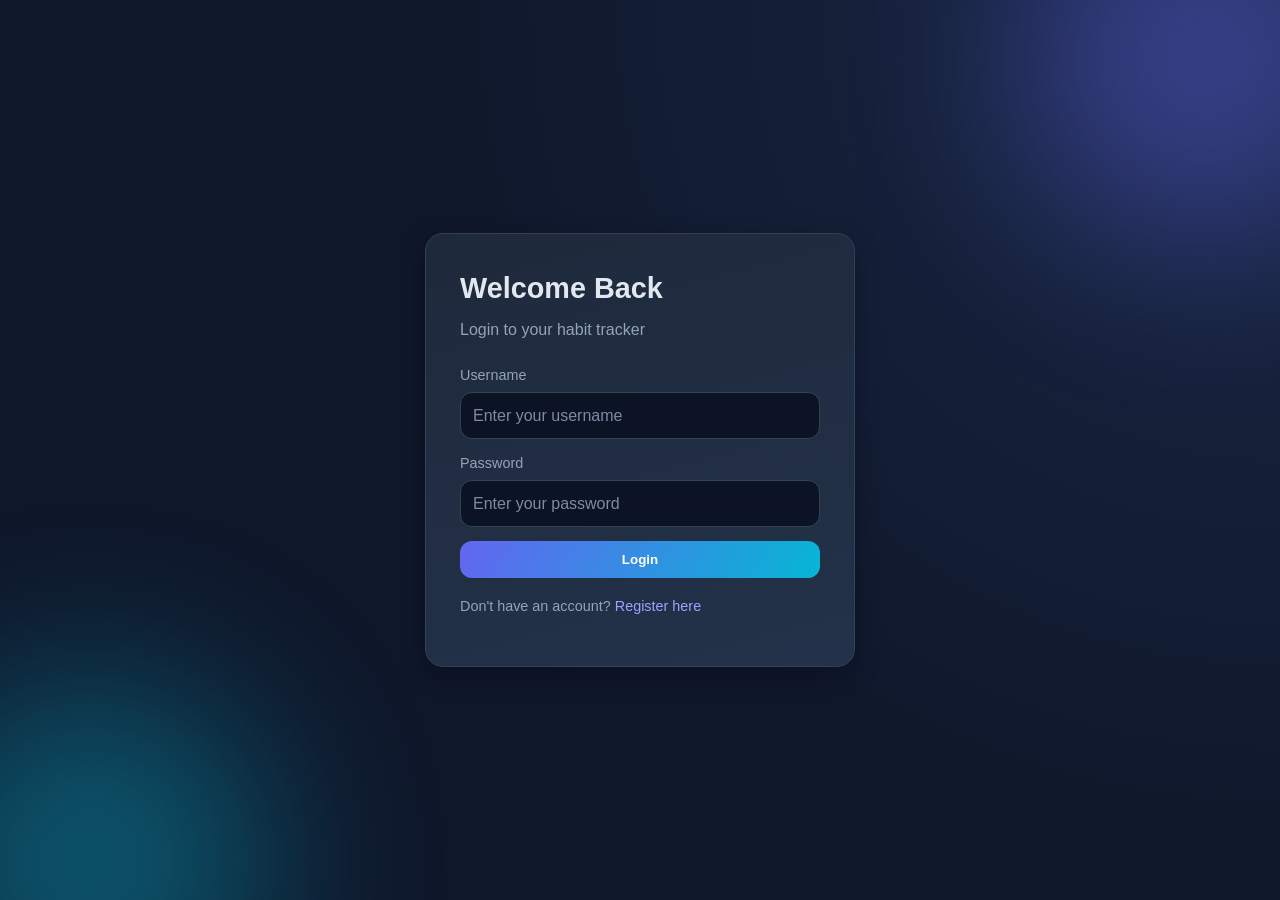
<file: index.html>
<!DOCTYPE html>
<html>
<head>
    <title>Login - Habit Tracker & To Do List</title>
    <link rel="stylesheet" href="style.css">
</head>
<body class="auth-page">

    <div class="auth-container">
        <div class="auth-card">
            <h1>Welcome Back</h1>
            <p class="subtitle">Login to your habit tracker</p>
            
            <div id="message"></div>

            <div class="form-group">
                <label for="loginUsername">Username</label>
                <input type="text" id="loginUsername" placeholder="Enter your username" class="form-input">
            </div>

            <div class="form-group">
                <label for="loginPassword">Password</label>
                <input type="password" id="loginPassword" placeholder="Enter your password" class="form-input">
            </div>

            <button class="btn btn-primary" onclick="handleLogin()">Login</button>

            <p class="auth-link">Don't have an account? <a href="register.html">Register here</a></p>
        </div>
    </div>

    <script src="script.js"></script>
    <script>
        function handleLogin() {
            let username = document.getElementById("loginUsername").value.trim();
            let password = document.getElementById("loginPassword").value.trim();

            if (!username || !password) {
                showMessage("Please enter username and password.", "error");
                return;
            }

            let users = getUsers();

            let validUser = users.find(user => user.username === username && user.password === password);

            if (validUser) {
                localStorage.setItem("loggedInUser", username);
                showMessage("Login successful! Redirecting...", "success");
                setTimeout(() => {
                    window.location.href = "dashboard.html";
                }, 1000);
            } else {
                showMessage("Invalid username or password.", "error");
            }
        }

        function showMessage(msg, type) {
            let messageDiv = document.getElementById("message");
            messageDiv.textContent = msg;
            messageDiv.className = "message " + type;
            
            if (type === "success") {
                setTimeout(() => {
                    messageDiv.style.display = "none";
                }, 1000);
            }
        }

        // Allow Enter key to submit
        document.addEventListener("DOMContentLoaded", () => {
            document.getElementById("loginPassword").addEventListener("keypress", (e) => {
                if (e.key === "Enter") handleLogin();
            });
        });
    </script>
</body>
</html>
</file>
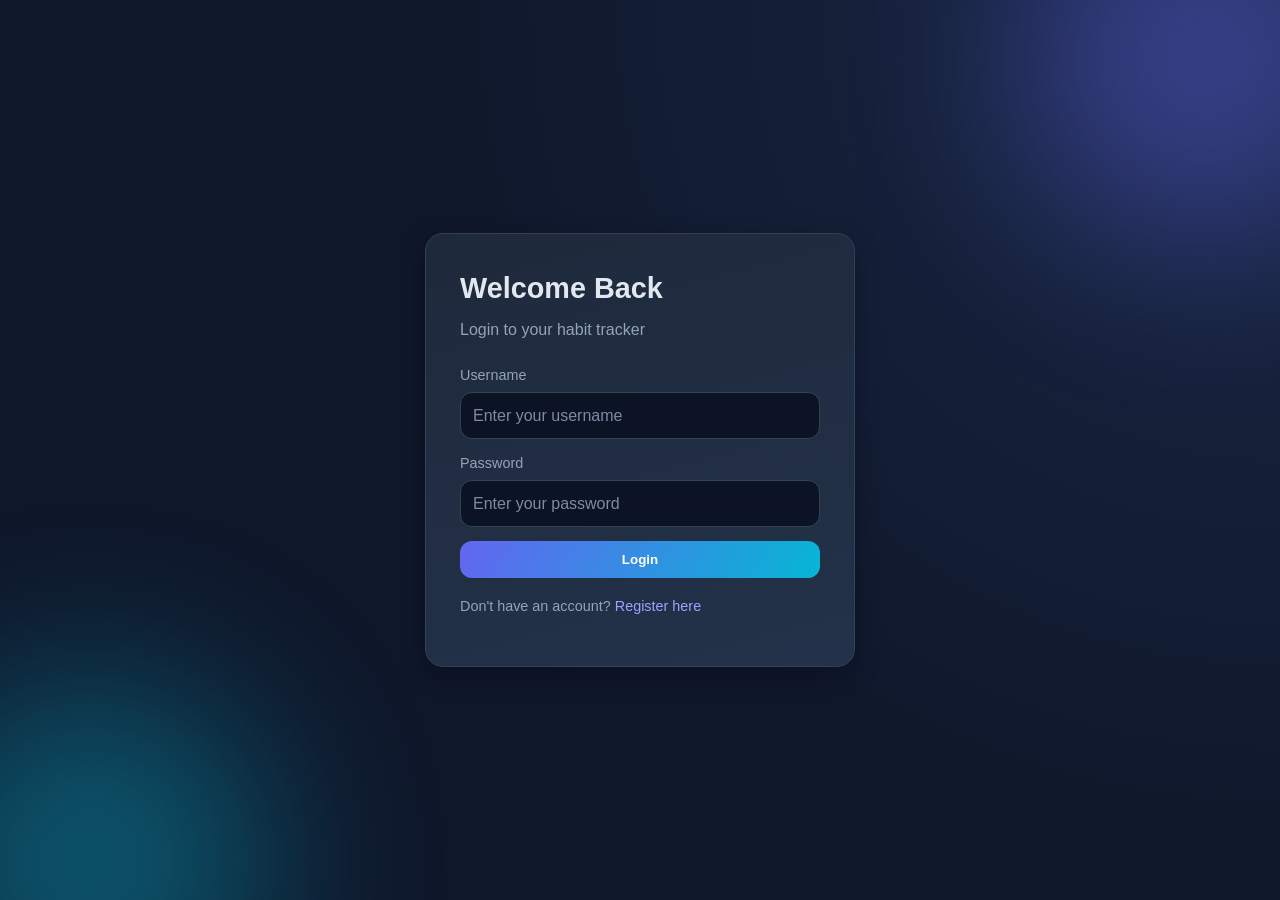
<file: analytics.html>
<!DOCTYPE html>
<html>
<head>
    <title>Analytics - Habit Tracker</title>
    <link rel="stylesheet" href="style.css">
</head>
<body data-page="analytics">
    <div class="app-shell">
        <aside class="sidebar">
            <div class="brand">FlowTrack</div>
            <nav class="nav-menu">
                <a href="dashboard.html" class="nav-link" data-nav="dashboard">Dashboard</a>
                <a href="tasks.html" class="nav-link" data-nav="tasks">Tasks</a>
                <a href="habits.html" class="nav-link" data-nav="habits">Habits</a>
                <a href="analytics.html" class="nav-link" data-nav="analytics">Analytics</a>
                <a href="settings.html" class="nav-link" data-nav="settings">Settings</a>
            </nav>
            <button class="btn ghost" onclick="logout()">Logout</button>
        </aside>

        <main class="content">
            <header class="page-header">
                <h1>Analytics</h1>
                <p class="muted">Visual overview of productivity and consistency.</p>
            </header>

            <section class="split-grid">
                <div class="panel ring-panel">
                    <h2>Task Completion</h2>
                    <div class="ring-wrap">
                        <div id="completionRing" class="progress-ring" style="--percent: 0;"></div>
                        <p id="completionRingText" class="ring-label">0%</p>
                    </div>
                </div>

                <div class="panel">
                    <h2>Current Streaks</h2>
                    <ul id="streakList" class="item-list"></ul>
                </div>
            </section>

            <section class="panel">
                <h2>Weekly Productivity</h2>
                <div id="weeklyBars" class="bars-wrap"></div>
            </section>
        </main>
    </div>

    <script src="script.js"></script>
</body>
</html>
</file>
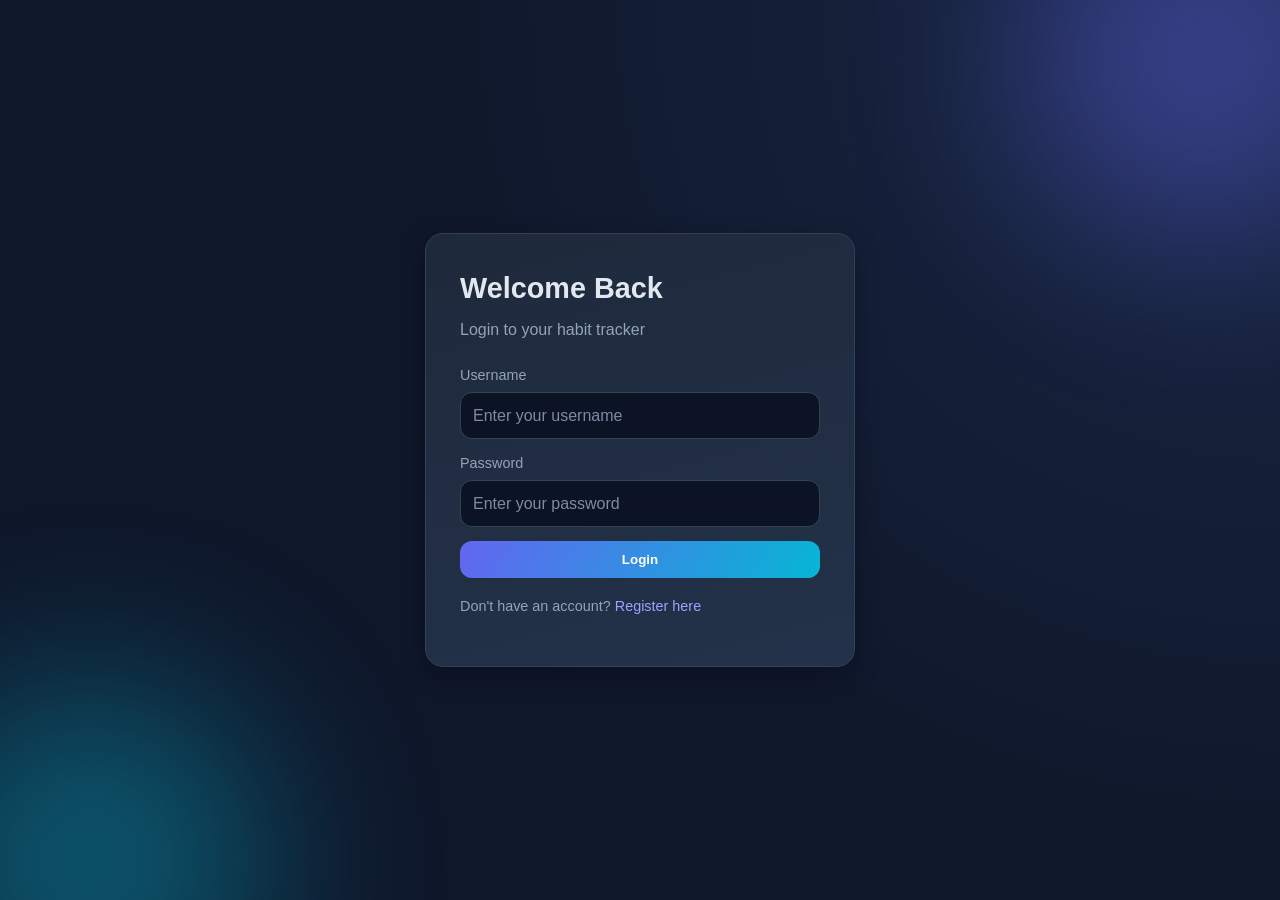
<file: calendar.html>
<!DOCTYPE html>
<html>
<head>
    <title>Calendar - Habit Tracker</title>
    <link rel="stylesheet" href="style.css">
</head>
<body data-page="calendar">
    <div class="app-shell">
        <aside class="sidebar">
            <div class="brand">FlowTrack</div>
            <nav class="nav-menu">
                <a href="dashboard.html" class="nav-link" data-nav="dashboard">Dashboard</a>
                <a href="tasks.html" class="nav-link" data-nav="tasks">Tasks</a>
                <a href="habits.html" class="nav-link" data-nav="habits">Habits</a>
                <a href="analytics.html" class="nav-link" data-nav="analytics">Analytics</a>
                <a href="calendar.html" class="nav-link" data-nav="calendar">Calendar</a>
                <a href="settings.html" class="nav-link" data-nav="settings">Settings</a>
            </nav>
            <button class="btn ghost" onclick="logout()">Logout</button>
        </aside>

        <main class="content">
            <header class="page-header">
                <h1>Calendar View</h1>
                <p class="muted">See tasks and habits month-wise like a planner.</p>
            </header>

            <section class="panel">
                <div class="row-between">
                    <h2>Monthly Planner</h2>
                    <select id="calendarMonthSelect" class="small-select"></select>
                </div>
                <div id="calendarMonthGrid" class="month-grid"></div>
            </section>

            <section class="panel">
                <h2>Day Details</h2>
                <div id="calendarDayDetails" class="calendar-day-details">Select a date to view tasks and habits.</div>
            </section>
        </main>
    </div>

    <script src="script.js"></script>
</body>
</html>
</file>
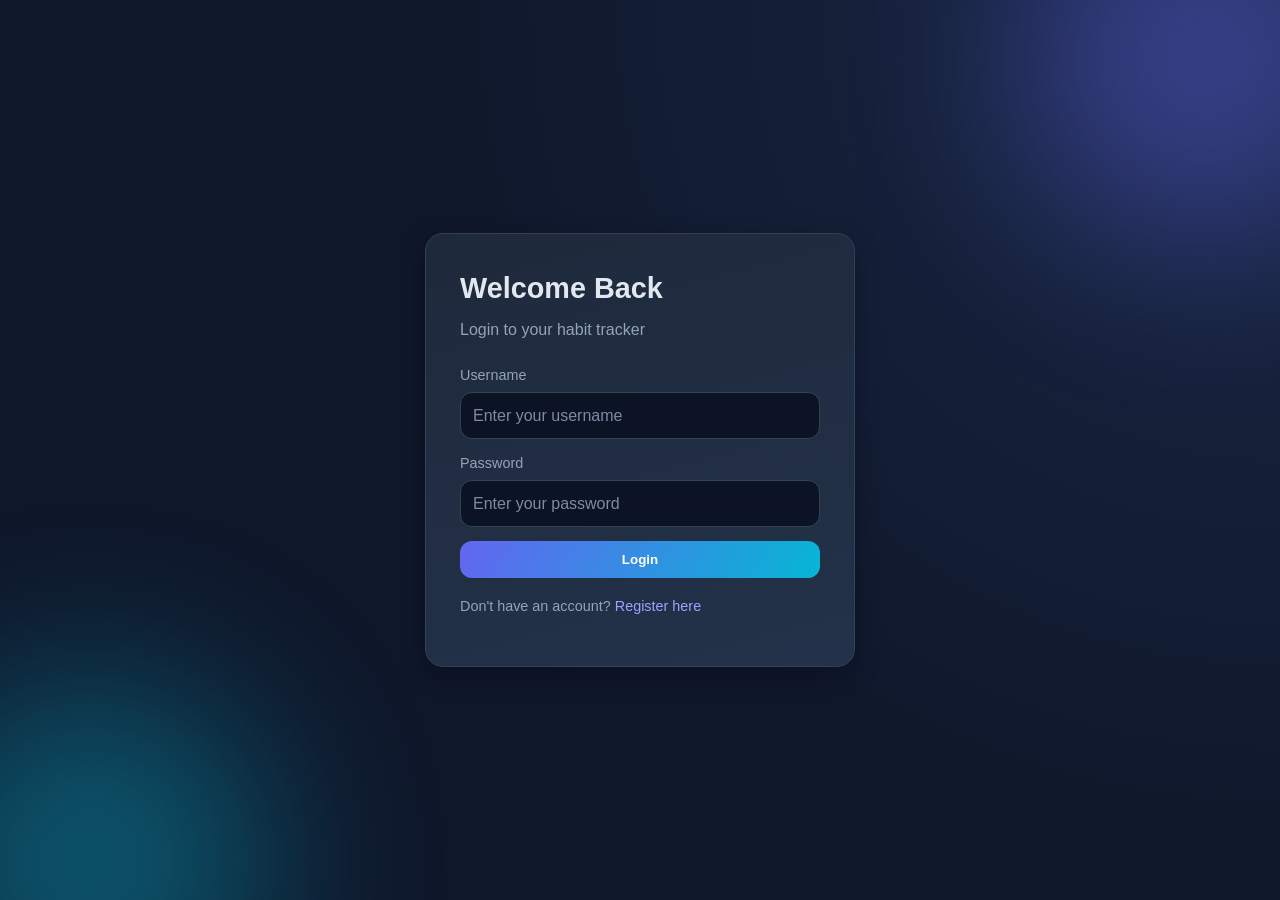
<file: dashboard.html>
<!DOCTYPE html>
<html>
<head>
    <title>Dashboard - Habit Tracker</title>
    <link rel="stylesheet" href="style.css">
</head>
<body data-page="dashboard">
    <div class="app-shell">
        <aside class="sidebar">
            <div class="brand">FlowTrack</div>
            <nav class="nav-menu">
                <a href="dashboard.html" class="nav-link" data-nav="dashboard">Dashboard</a>
                <a href="tasks.html" class="nav-link" data-nav="tasks">Tasks</a>
                <a href="habits.html" class="nav-link" data-nav="habits">Habits</a>
                <a href="analytics.html" class="nav-link" data-nav="analytics">Analytics</a>
                <a href="calendar.html" class="nav-link" data-nav="calendar">Calendar</a>
                <a href="settings.html" class="nav-link" data-nav="settings">Settings</a>
            </nav>
            <button class="btn ghost" onclick="logout()">Logout</button>
        </aside>

        <main class="content">
            <header class="page-header">
                <h1>Welcome, <span id="userDisplay"></span></h1>
                <p class="muted">Track tasks, habits, and your consistency every day.</p>
            </header>

            <section class="stats-grid">
                <div class="panel stat-card">
                    <h3>Total Tasks</h3>
                    <p id="metricTotalTasks" class="stat-value">0</p>
                </div>
                <div class="panel stat-card">
                    <h3>Tasks Completed</h3>
                    <p id="metricCompletedTasks" class="stat-value">0</p>
                </div>
                <div class="panel stat-card">
                    <h3>Active Habits</h3>
                    <p id="metricHabits" class="stat-value">0</p>
                </div>
                <div class="panel stat-card">
                    <h3>Best Streak</h3>
                    <p id="metricBestStreak" class="stat-value">0</p>
                </div>
            </section>

            <section class="split-grid">
                <div class="panel">
                    <h2>Quick Add Task</h2>
                    <div class="grid-2">
                        <input type="text" id="quickTaskName" placeholder="Task name">
                        <input type="date" id="quickTaskDeadline">
                    </div>
                    <div class="grid-3">
                        <select id="quickTaskPriority">
                            <option value="High">High</option>
                            <option value="Medium" selected>Medium</option>
                            <option value="Low">Low</option>
                        </select>
                        <select id="quickTaskCategory">
                            <option value="Study">Study</option>
                            <option value="Work">Work</option>
                            <option value="Health">Health</option>
                            <option value="Personal">Personal</option>
                        </select>
                        <button class="btn primary" onclick="addQuickTask()">Add</button>
                    </div>
                </div>

                <div class="panel">
                    <h2>Weekly Progress</h2>
                    <div class="progress-track">
                        <div id="weeklyProgressFill" class="progress-fill"></div>
                    </div>
                    <p id="weeklyProgressText" class="muted">0% completion this week</p>
                </div>
            </section>

            <section class="split-grid">
                <div class="panel">
                    <h2>Tasks Due Today</h2>
                    <ul id="todayTaskList" class="item-list"></ul>
                </div>
                <div class="panel">
                    <h2>Habit Summary</h2>
                    <ul id="habitSummaryList" class="item-list"></ul>
                </div>
            </section>
        </main>
    </div>

    <script src="script.js"></script>
</body>
</html>
</file>
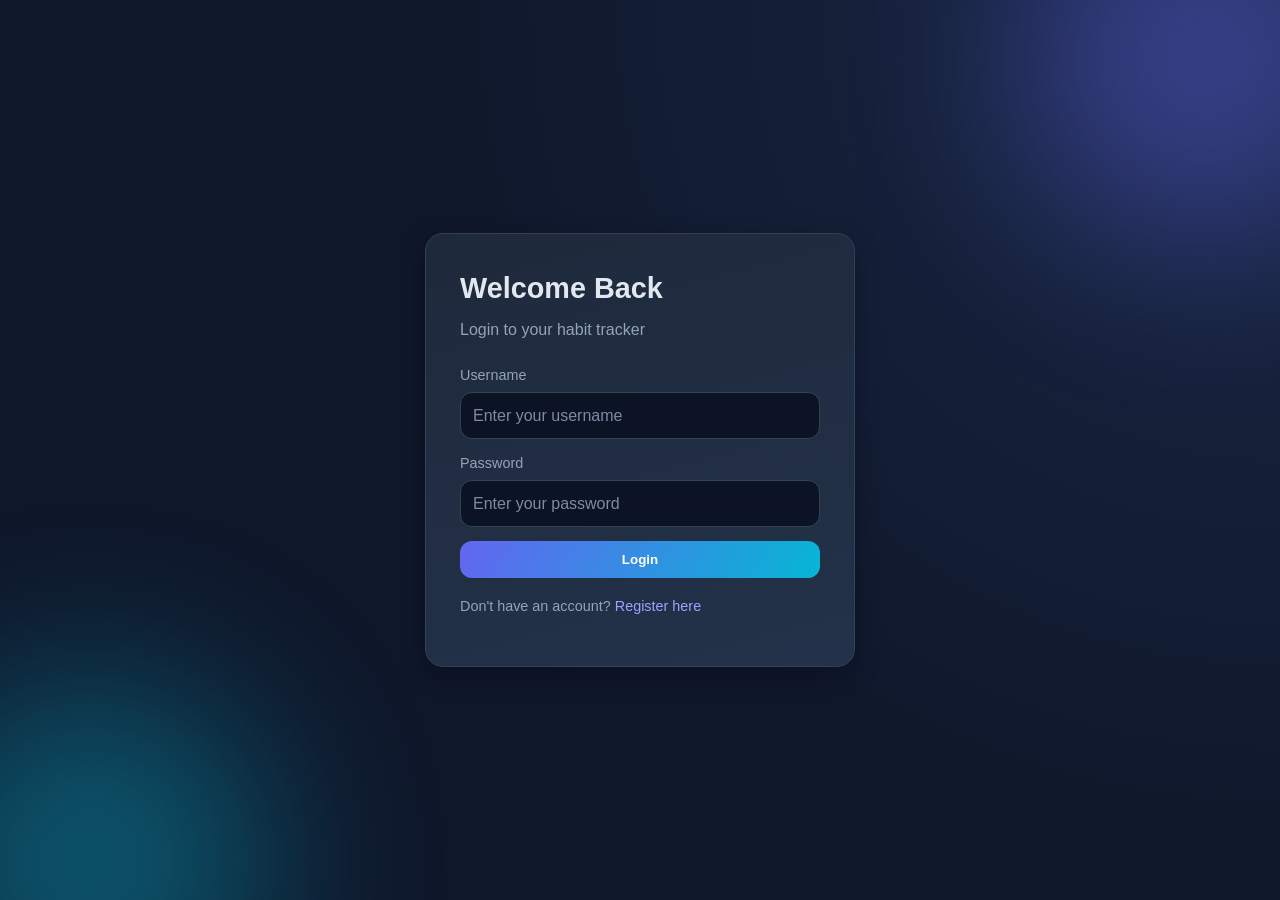
<file: habits.html>
<!DOCTYPE html>
<html>
<head>
    <title>Habits - Habit Tracker</title>
    <link rel="stylesheet" href="style.css">
</head>
<body data-page="habits">
    <div class="app-shell">
        <aside class="sidebar">
            <div class="brand">FlowTrack</div>
            <nav class="nav-menu">
                <a href="dashboard.html" class="nav-link" data-nav="dashboard">Dashboard</a>
                <a href="tasks.html" class="nav-link" data-nav="tasks">Tasks</a>
                <a href="habits.html" class="nav-link" data-nav="habits">Habits</a>
                <a href="analytics.html" class="nav-link" data-nav="analytics">Analytics</a>
                <a href="calendar.html" class="nav-link" data-nav="calendar">Calendar</a>
                <a href="settings.html" class="nav-link" data-nav="settings">Settings</a>
            </nav>
            <button class="btn ghost" onclick="logout()">Logout</button>
        </aside>

        <main class="content">
            <header class="page-header">
                <h1>Habit Tracker</h1>
                <p class="muted">Build consistency with daily check-ins.</p>
            </header>

            <section class="panel">
                <h2>Add Habit</h2>
                <div class="grid-2">
                    <input type="text" id="habitNameInput" placeholder="Habit name">
                    <button class="btn primary" onclick="addHabitFromHabitsPage()">Add Habit</button>
                </div>
                <div class="row-between" style="margin-top:10px;">
                    <div id="streakWarning" class="info-strip safe">No streak at risk today. Keep going!</div>
                    <span class="badge">Freeze Tokens: <strong id="freezeTokenCount">0</strong></span>
                </div>
            </section>

            <section class="panel">
                <h2>My Habits</h2>
                <ul id="habitsPageList" class="item-list"></ul>
            </section>

            <section class="panel">
                <div class="row-between">
                    <h2>Consistency Calendar</h2>
                    <span class="muted">Last 12 months</span>
                </div>
                <div id="heatmapGrid" class="heatmap-grid"></div>
                <div class="heatmap-legend">
                    <span>Less</span>
                    <div class="box level-0"></div>
                    <div class="box level-1"></div>
                    <div class="box level-2"></div>
                    <div class="box level-3"></div>
                    <div class="box level-4"></div>
                    <span>More</span>
                </div>
            </section>
        </main>
    </div>

    <script src="script.js"></script>
</body>
</html>
</file>
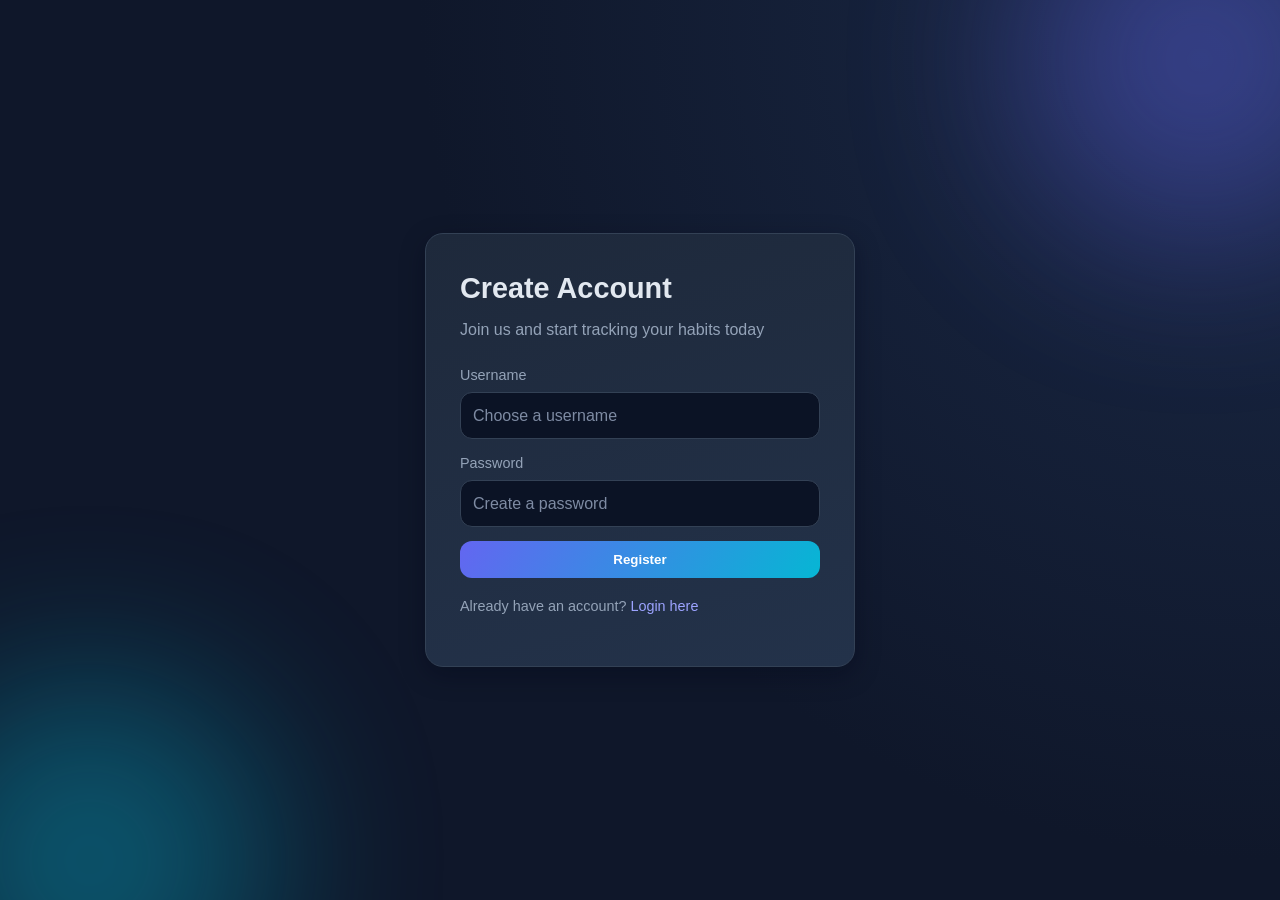
<file: register.html>
<!DOCTYPE html>
<html>
<head>
    <title>Register - Habit Tracker & To Do List</title>
    <link rel="stylesheet" href="style.css">
</head>
<body class="auth-page">

    <div class="auth-container">
        <div class="auth-card">
            <h1>Create Account</h1>
            <p class="subtitle">Join us and start tracking your habits today</p>
            
            <div class="form-group">
                <label for="registerUsername">Username</label>
                <input type="text" id="registerUsername" placeholder="Choose a username" class="form-input">
            </div>

            <div class="form-group">
                <label for="registerPassword">Password</label>
                <input type="password" id="registerPassword" placeholder="Create a password" class="form-input">
            </div>

            <button class="btn btn-primary" onclick="register()">Register</button>

            <p class="auth-link">Already have an account? <a href="index.html">Login here</a></p>
        </div>
    </div>

    <script src="script.js"></script>
    <script>
        function register() {
            let username = document.getElementById("registerUsername").value.trim();
            let password = document.getElementById("registerPassword").value.trim();

            if (!username || !password) {
                showMessage("Please enter username and password.", "error");
                return;
            }

            if (username.length < 3) {
                showMessage("Username must be at least 3 characters.", "error");
                return;
            }

            if (password.length < 4) {
                showMessage("Password must be at least 4 characters.", "error");
                return;
            }

            let users = getUsers();

            if (users.find(user => user.username === username)) {
                showMessage("Username already exists! Try another.", "error");
                return;
            }

            users.push({
                username: username,
                password: password,
                tasks: [],
                habits: []
            });

            saveUsers(users);
            showMessage("Registration successful! Redirecting to login...", "success");
            setTimeout(() => {
                window.location.href = "index.html";
            }, 1500);
        }

        function showMessage(msg, type) {
            let messageDiv = document.getElementById("message") || createMessageDiv();
            messageDiv.textContent = msg;
            messageDiv.className = "message " + type;
            messageDiv.style.display = "block";
            
            if (type === "success") {
                setTimeout(() => {
                    messageDiv.style.display = "none";
                }, 1500);
            }
        }

        function createMessageDiv() {
            let div = document.createElement("div");
            div.id = "message";
            document.querySelector(".auth-card").insertBefore(div, document.querySelector("h1"));
            return div;
        }
    </script>
</body>
</html>
</file>
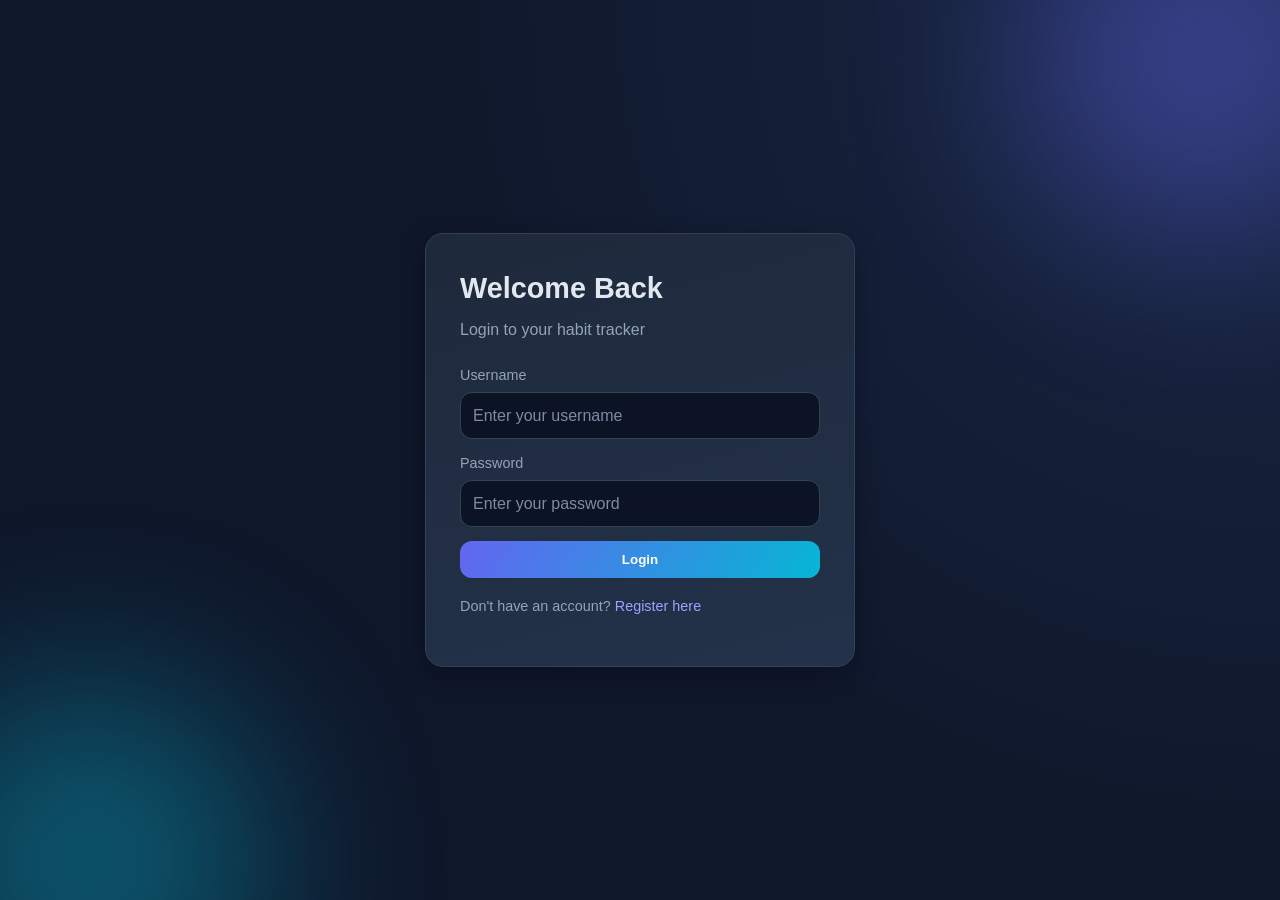
<file: settings.html>
<!DOCTYPE html>
<html>
<head>
    <title>Settings - Habit Tracker</title>
    <link rel="stylesheet" href="style.css">
</head>
<body data-page="settings">
    <div class="app-shell">
        <aside class="sidebar">
            <div class="brand">FlowTrack</div>
            <nav class="nav-menu">
                <a href="dashboard.html" class="nav-link" data-nav="dashboard">Dashboard</a>
                <a href="tasks.html" class="nav-link" data-nav="tasks">Tasks</a>
                <a href="habits.html" class="nav-link" data-nav="habits">Habits</a>
                <a href="analytics.html" class="nav-link" data-nav="analytics">Analytics</a>
                <a href="calendar.html" class="nav-link" data-nav="calendar">Calendar</a>
                <a href="settings.html" class="nav-link" data-nav="settings">Settings</a>
            </nav>
            <button class="btn ghost" onclick="logout()">Logout</button>
        </aside>

        <main class="content">
            <header class="page-header">
                <h1>Settings</h1>
                <p class="muted">Manage your profile and preferences.</p>
            </header>

            <section class="panel">
                <h2>Profile</h2>
                <p>Username: <strong id="settingsUsername">-</strong></p>
            </section>

            <section class="panel">
                <h2>Preferences</h2>
                <div class="grid-2">
                    <div>
                        <label for="themeSelect">Theme</label>
                        <select id="themeSelect">
                            <option value="dark">Dark</option>
                            <option value="light">Light</option>
                        </select>
                    </div>
                    <div>
                        <label for="dailyGoalInput">Daily Goal (tasks)</label>
                        <input type="number" id="dailyGoalInput" min="1" max="20">
                    </div>
                    <div>
                        <label for="reminderEnabledInput">Enable Daily Reminder</label>
                        <input type="checkbox" id="reminderEnabledInput">
                    </div>
                    <div>
                        <label for="reminderTimeInput">Reminder Time</label>
                        <input type="time" id="reminderTimeInput">
                    </div>
                    <div>
                        <label for="freezeTokensInput">Freeze Tokens</label>
                        <input type="number" id="freezeTokensInput" min="0" max="30">
                    </div>
                </div>
                <button class="btn primary" onclick="saveSettingsPage()">Save Settings</button>
                <button class="btn ghost" onclick="testNotificationNow()">Test Notification</button>
            </section>

            <section class="panel">
                <h2>Demo / Test Mode</h2>
                <p class="muted">Load pre-filled tasks and habits for project presentation.</p>
                <button class="btn primary" onclick="seedDemoData()">Load Demo Data</button>
            </section>

            <section class="panel danger-panel">
                <h2>Danger Zone</h2>
                <p class="muted">This will remove all your tasks and habits for your account.</p>
                <button class="btn danger" onclick="resetMyData()">Reset My Data</button>
            </section>
        </main>
    </div>

    <script src="script.js"></script>
</body>
</html>
</file>
<file: style.css>
:root {
    --bg: #0f172a;
    --bg-soft: #111c33;
    --panel: #1e293b;
    --panel-2: #23324a;
    --text: #e2e8f0;
    --muted: #94a3b8;
    --accent: #6366f1;
    --accent-2: #06b6d4;
    --success: #22c55e;
    --danger: #ef4444;
    --border: #334155;
    --shadow: 0 8px 24px rgba(2, 6, 23, 0.35);
}

:root[data-theme="light"] {
    --bg: #f1f5f9;
    --bg-soft: #e2e8f0;
    --panel: #ffffff;
    --panel-2: #f8fafc;
    --text: #0f172a;
    --muted: #475569;
    --accent: #4f46e5;
    --accent-2: #0891b2;
    --success: #16a34a;
    --danger: #dc2626;
    --border: #d6deea;
    --shadow: 0 8px 22px rgba(15, 23, 42, 0.12);
}

* {
    box-sizing: border-box;
}

*::selection {
    background: rgba(99, 102, 241, 0.35);
    color: #ffffff;
}

body {
    margin: 0;
    font-family: "Poppins", "Segoe UI", Tahoma, sans-serif;
    background: radial-gradient(circle at top right, #1b2a48 0%, var(--bg) 55%);
    color: var(--text);
    line-height: 1.45;
}

body::before,
body::after {
    content: "";
    position: fixed;
    width: 360px;
    height: 360px;
    border-radius: 999px;
    filter: blur(90px);
    z-index: -1;
    opacity: 0.4;
}

body::before {
    background: #6366f1;
    top: -120px;
    right: -100px;
}

body::after {
    background: #06b6d4;
    bottom: -140px;
    left: -90px;
}

.auth-page {
    min-height: 100vh;
    display: grid;
    place-items: center;
    padding: 24px;
}

.auth-container {
    width: 100%;
    max-width: 430px;
}

.auth-card {
    background: linear-gradient(165deg, var(--panel) 0%, var(--panel-2) 100%);
    border: 1px solid var(--border);
    border-radius: 18px;
    box-shadow: var(--shadow);
    padding: 34px;
    animation: rise 0.4s ease;
    backdrop-filter: blur(4px);
}

.auth-card h1 {
    margin: 0;
    font-size: 1.8rem;
}

.subtitle {
    color: var(--muted);
    margin: 8px 0 24px;
}

.form-group {
    margin-bottom: 14px;
}

label {
    display: block;
    font-size: 0.9rem;
    color: var(--muted);
    margin-bottom: 6px;
}

input,
select {
    width: 100%;
    background: #0b1325;
    color: var(--text);
    border: 1px solid var(--border);
    border-radius: 12px;
    padding: 11px 12px;
    font: inherit;
    transition: border-color 0.2s, transform 0.2s, box-shadow 0.2s;
}

:root[data-theme="light"] input,
:root[data-theme="light"] select {
    background: #ffffff;
}

input:focus,
select:focus {
    outline: none;
    border-color: var(--accent);
    transform: translateY(-1px);
    box-shadow: 0 0 0 3px rgba(99, 102, 241, 0.2);
}

input::placeholder {
    color: #7e8ba3;
}

.btn {
    border: 0;
    border-radius: 12px;
    padding: 11px 14px;
    font-weight: 600;
    cursor: pointer;
    transition: transform 0.2s, opacity 0.2s, box-shadow 0.2s;
}

.btn:hover {
    transform: translateY(-2px);
}

.btn:active {
    transform: translateY(0);
}

.btn:focus-visible,
.mini-btn:focus-visible,
.nav-link:focus-visible,
input:focus-visible,
select:focus-visible {
    outline: 2px solid rgba(99, 102, 241, 0.75);
    outline-offset: 2px;
}

.btn.primary {
    background: linear-gradient(120deg, var(--accent), var(--accent-2));
    color: #ffffff;
    box-shadow: 0 10px 20px rgba(79, 70, 229, 0.3);
}

.btn.ghost {
    background: transparent;
    color: var(--text);
    border: 1px solid var(--border);
}

.btn.danger {
    background: var(--danger);
    color: #ffffff;
}

.btn-primary {
    width: 100%;
    background: linear-gradient(120deg, var(--accent), var(--accent-2));
    color: #ffffff;
}

.auth-link {
    margin-top: 18px;
    font-size: 0.9rem;
    color: var(--muted);
}

.auth-link a {
    color: #9ca3ff;
    text-decoration: none;
}

.message {
    margin-bottom: 14px;
    border-radius: 10px;
    padding: 10px 12px;
    font-size: 0.9rem;
}

.message.success {
    background: rgba(34, 197, 94, 0.14);
    border: 1px solid rgba(34, 197, 94, 0.4);
}

.message.error {
    background: rgba(239, 68, 68, 0.14);
    border: 1px solid rgba(239, 68, 68, 0.4);
}

.app-shell {
    min-height: 100vh;
    display: grid;
    grid-template-columns: 250px 1fr;
}

.sidebar {
    background: linear-gradient(180deg, #101a31 0%, #0b1428 100%);
    border-right: 1px solid var(--border);
    padding: 18px;
    display: flex;
    flex-direction: column;
    gap: 16px;
    position: sticky;
    top: 0;
    height: 100vh;
}

:root[data-theme="light"] .sidebar {
    background: linear-gradient(180deg, #ffffff 0%, #f4f7fb 100%);
}

.brand {
    font-size: 1.3rem;
    font-weight: 700;
    letter-spacing: 0.3px;
    display: flex;
    align-items: center;
    gap: 10px;
}

.brand::before {
    content: "";
    width: 10px;
    height: 10px;
    border-radius: 999px;
    background: linear-gradient(120deg, var(--accent), var(--accent-2));
    box-shadow: 0 0 0 4px rgba(99, 102, 241, 0.2);
}

.nav-menu {
    display: flex;
    flex-direction: column;
    gap: 8px;
}

.nav-link {
    text-decoration: none;
    color: var(--muted);
    padding: 10px 12px;
    border-radius: 10px;
    transition: 0.2s;
    position: relative;
}

.nav-link:hover,
.nav-link.active {
    color: var(--text);
    background: rgba(99, 102, 241, 0.2);
}

.nav-link.active::before {
    content: "";
    position: absolute;
    left: 0;
    top: 8px;
    bottom: 8px;
    width: 3px;
    border-radius: 999px;
    background: linear-gradient(180deg, var(--accent), var(--accent-2));
}

.content {
    padding: 24px;
}

.content > section {
    margin-top: 14px;
}

.page-header h1 {
    margin: 0;
    font-size: 1.9rem;
    letter-spacing: 0.2px;
}

.page-header {
    margin-bottom: 6px;
}

.muted {
    color: var(--muted);
}

.panel {
    background: linear-gradient(180deg, var(--panel) 0%, var(--panel-2) 100%);
    border: 1px solid var(--border);
    border-radius: 16px;
    padding: 16px;
    box-shadow: var(--shadow);
    transition: transform 0.2s ease, box-shadow 0.2s ease, border-color 0.2s ease;
}

.panel:hover {
    transform: translateY(-2px);
    border-color: rgba(99, 102, 241, 0.45);
    box-shadow: 0 12px 30px rgba(2, 6, 23, 0.4);
}

.panel h2,
.panel h3 {
    margin-top: 0;
}

.stat-card {
    overflow: hidden;
    position: relative;
}

.stat-card::after {
    content: "";
    position: absolute;
    top: -30px;
    right: -30px;
    width: 90px;
    height: 90px;
    border-radius: 999px;
    background: radial-gradient(circle, rgba(99, 102, 241, 0.28), transparent 70%);
}

.stats-grid {
    margin-top: 16px;
    display: grid;
    grid-template-columns: repeat(4, minmax(0, 1fr));
    gap: 12px;
}

.stat-value {
    font-size: 1.8rem;
    font-weight: 700;
    margin: 8px 0 0;
}

.split-grid {
    margin-top: 16px;
    display: grid;
    grid-template-columns: 1fr 1fr;
    gap: 12px;
}

.grid-2,
.grid-3 {
    display: grid;
    gap: 10px;
    margin-bottom: 10px;
}

.grid-2 {
    grid-template-columns: 1fr 1fr;
}

.grid-3 {
    grid-template-columns: 1fr 1fr auto;
}

.progress-track {
    width: 100%;
    height: 12px;
    border-radius: 999px;
    background: rgba(148, 163, 184, 0.18);
    overflow: hidden;
}

.progress-fill {
    height: 100%;
    width: 0;
    background: linear-gradient(120deg, var(--accent), var(--accent-2));
    transition: width 0.35s ease;
}

.item-list {
    margin: 0;
    padding: 0;
    list-style: none;
    display: flex;
    flex-direction: column;
    gap: 10px;
}

.item-list li {
    background: rgba(148, 163, 184, 0.08);
    border: 1px solid var(--border);
    border-left: 4px solid var(--accent);
    border-radius: 12px;
    padding: 10px;
    display: flex;
    justify-content: space-between;
    gap: 10px;
    align-items: center;
    transition: transform 0.2s;
}

.item-list li:hover {
    transform: translateX(4px);
}

.item-main {
    min-width: 0;
}

.item-title {
    margin: 0;
    font-weight: 600;
}

.item-meta {
    margin: 4px 0 0;
    color: var(--muted);
    font-size: 0.86rem;
}

.item-actions {
    display: flex;
    gap: 6px;
    flex-wrap: wrap;
}

.mini-btn {
    background: transparent;
    color: var(--text);
    border: 1px solid var(--border);
    border-radius: 8px;
    padding: 6px 8px;
    font-size: 0.8rem;
    cursor: pointer;
    transition: transform 0.15s ease, border-color 0.2s ease, background 0.2s ease;
}

.mini-btn:hover {
    transform: translateY(-1px);
    border-color: rgba(99, 102, 241, 0.55);
    background: rgba(99, 102, 241, 0.12);
}

.mini-btn.danger {
    color: #fecaca;
    border-color: rgba(239, 68, 68, 0.5);
}

.task-item.high {
    border-left-color: #f97316;
}

.task-item.medium {
    border-left-color: #eab308;
}

.task-item.low {
    border-left-color: #22c55e;
}

.task-item.overdue .item-title {
    color: #fecaca;
}

.task-item.completed {
    opacity: 0.75;
}

.task-item.completed .item-title {
    text-decoration: line-through;
}

.habit-done {
    border-left-color: var(--success) !important;
}

.empty {
    color: var(--muted);
    justify-content: center;
    text-align: center;
}

.row-between {
    display: flex;
    justify-content: space-between;
    align-items: center;
    gap: 8px;
}

.small-select {
    max-width: 180px;
}

.heatmap-grid {
    margin-top: 15px;
}

.calendar-container {
    display: grid;
    grid-template-columns: repeat(auto-fit, minmax(220px, 1fr));
    gap: 20px;
    padding: 10px 0;
}

.calendar-month {
    background: #1e293b;
    border-radius: 8px;
    padding: 15px;
    border: 1px solid rgba(148, 163, 184, 0.1);
}

.month-label {
    margin: 0 0 10px 0;
    font-size: 0.9rem;
    font-weight: 600;
    color: #94a3b8;
    text-transform: uppercase;
    letter-spacing: 0.5px;
}

.calendar-grid {
    display: grid;
    grid-template-columns: repeat(7, 1fr);
    gap: 3px;
}

.week-label {
    font-size: 0.75rem;
    color: #64748b;
    text-align: center;
    font-weight: 600;
    padding: 4px 0;
    text-transform: uppercase;
}

.calendar-cell {
    aspect-ratio: 1;
    border-radius: 4px;
    background: #0b1325;
    border: 1px solid rgba(148, 163, 184, 0.15);
    display: flex;
    align-items: center;
    justify-content: center;
    font-size: 0.7rem;
    color: #64748b;
    cursor: pointer;
    transition: all 0.2s ease;
    position: relative;
}

.calendar-cell:hover {
    border-color: #6366f1;
    transform: scale(1.15);
}

.calendar-cell.empty {
    background: transparent;
    border: none;
    cursor: default;
}

.calendar-cell.empty:hover {
    transform: none;
}

.heat-cell,
.box {
    width: 10px;
    height: 10px;
    border-radius: 2px;
    background: #0b1325;
    border: 1px solid rgba(148, 163, 184, 0.18);
}

.level-0 {
    background: #0b1325;
}

.level-1 {
    background: #173f2d;
    color: #fff;
}

.level-2 {
    background: #1f6f45;
    color: #fff;
}

.level-3 {
    background: #1f9d55;
    color: #fff;
}

.level-4 {
    background: #22c55e;
    color: #000;
    font-weight: 600;
}

.heatmap-legend {
    margin-top: 15px;
    display: flex;
    align-items: center;
    gap: 8px;
    color: var(--muted);
    font-size: 0.82rem;
}

.ring-panel {
    display: grid;
    place-items: center;
}

.ring-wrap {
    position: relative;
    width: 150px;
    height: 150px;
}

.progress-ring {
    width: 100%;
    height: 100%;
    border-radius: 50%;
    background: conic-gradient(var(--accent) calc(var(--percent) * 1%), rgba(148, 163, 184, 0.2) 0);
    position: relative;
}

.progress-ring::after {
    content: "";
    position: absolute;
    inset: 14px;
    border-radius: 50%;
    background: var(--panel);
    border: 1px solid var(--border);
}

.ring-label {
    position: absolute;
    inset: 0;
    margin: auto;
    width: fit-content;
    height: fit-content;
    font-size: 1.35rem;
    font-weight: 700;
}

.bars-wrap {
    display: flex;
    align-items: flex-end;
    gap: 10px;
    min-height: 180px;
    margin-top: 10px;
}

/* Smooth and minimal scrollbars */
* {
    scrollbar-width: thin;
    scrollbar-color: rgba(99, 102, 241, 0.6) transparent;
}

*::-webkit-scrollbar {
    width: 10px;
    height: 10px;
}

*::-webkit-scrollbar-thumb {
    background: rgba(99, 102, 241, 0.5);
    border-radius: 999px;
    border: 2px solid transparent;
    background-clip: padding-box;
}

*::-webkit-scrollbar-track {
    background: transparent;
}

.bar-col {
    display: flex;
    flex-direction: column;
    align-items: center;
    justify-content: flex-end;
    gap: 6px;
    flex: 1;
    min-height: 150px;
}

.bar {
    width: 100%;
    min-height: 8px;
    border-radius: 10px 10px 0 0;
    background: linear-gradient(180deg, var(--accent), var(--accent-2));
}

.bar-score {
    font-size: 0.78rem;
    color: var(--text);
    font-weight: 600;
}

.bar-col span {
    color: var(--muted);
    font-size: 0.76rem;
}

.danger-panel {
    border-color: rgba(239, 68, 68, 0.4);
}

.badge {
    border: 1px solid var(--border);
    background: rgba(99, 102, 241, 0.14);
    color: var(--text);
    border-radius: 999px;
    padding: 6px 10px;
    font-size: 0.82rem;
    white-space: nowrap;
}

.info-strip {
    border: 1px solid var(--border);
    border-radius: 10px;
    padding: 8px 10px;
    font-size: 0.86rem;
    color: var(--text);
    background: rgba(148, 163, 184, 0.14);
    flex: 1;
}

.info-strip.safe {
    border-color: rgba(34, 197, 94, 0.35);
    background: rgba(34, 197, 94, 0.12);
}

.info-strip.danger {
    border-color: rgba(239, 68, 68, 0.45);
    background: rgba(239, 68, 68, 0.14);
}

.month-grid {
    margin-top: 12px;
    display: grid;
    grid-template-columns: repeat(7, minmax(0, 1fr));
    gap: 8px;
}

.calendar-weekday {
    text-align: center;
    color: var(--muted);
    font-size: 0.78rem;
    font-weight: 600;
}

.month-day {
    border: 1px solid var(--border);
    border-radius: 10px;
    background: rgba(148, 163, 184, 0.08);
    color: var(--text);
    min-height: 72px;
    padding: 6px;
    display: flex;
    flex-direction: column;
    justify-content: space-between;
    text-align: left;
    cursor: pointer;
    transition: transform 0.2s ease, border-color 0.2s ease, background 0.2s ease;
}

.month-day:hover {
    transform: translateY(-2px);
    border-color: rgba(99, 102, 241, 0.55);
    background: rgba(99, 102, 241, 0.14);
}

.month-day small {
    color: var(--muted);
    font-size: 0.72rem;
}

.month-day.active {
    border-color: rgba(6, 182, 212, 0.55);
}

.month-day.today {
    outline: 2px solid rgba(99, 102, 241, 0.7);
    outline-offset: 1px;
}

.month-day.empty {
    visibility: hidden;
    min-height: 0;
    padding: 0;
    border: 0;
}

.calendar-day-details {
    color: var(--text);
}

.calendar-day-details h3 {
    margin-top: 0;
}

.calendar-detail-grid {
    display: grid;
    grid-template-columns: 1fr 1fr;
    gap: 14px;
}

.calendar-day-details ul {
    margin: 0;
    padding-left: 18px;
    color: var(--muted);
}

input[type="checkbox"] {
    width: auto;
    margin-top: 8px;
    transform: scale(1.1);
}

.confetti-overlay {
    position: fixed;
    inset: 0;
    pointer-events: none;
    overflow: hidden;
    z-index: 9999;
}

.confetti-piece {
    position: absolute;
    top: -10px;
    width: 8px;
    height: 14px;
    opacity: 0.9;
    border-radius: 2px;
    animation-name: confetti-fall;
    animation-timing-function: linear;
    animation-fill-mode: forwards;
}

@keyframes confetti-fall {
    from {
        transform: translateY(0) rotate(0deg);
        opacity: 1;
    }
    to {
        transform: translateY(110vh) rotate(560deg);
        opacity: 0;
    }
}

.react-panel {
    margin-top: 14px;
}

.react-task-app {
    margin-top: 10px;
}

.react-task-toolbar {
    display: grid;
    grid-template-columns: 1fr 180px;
    gap: 10px;
    margin-bottom: 10px;
}

.react-input,
.react-select {
    width: 100%;
    background: #0b1325;
    color: var(--text);
    border: 1px solid var(--border);
    border-radius: 12px;
    padding: 10px 12px;
    font: inherit;
}

:root[data-theme="light"] .react-input,
:root[data-theme="light"] .react-select {
    background: #ffffff;
}

.react-stats-row {
    display: flex;
    flex-wrap: wrap;
    gap: 8px;
    margin-bottom: 12px;
}

.react-stat-chip {
    border: 1px solid var(--border);
    background: rgba(99, 102, 241, 0.14);
    color: var(--text);
    border-radius: 999px;
    padding: 6px 10px;
    font-size: 0.82rem;
    font-weight: 600;
}

.react-task-list {
    display: grid;
    gap: 9px;
}

.react-task-card {
    border: 1px solid var(--border);
    border-left: 4px solid var(--accent);
    border-radius: 12px;
    background: rgba(148, 163, 184, 0.08);
    padding: 10px;
    display: flex;
    justify-content: space-between;
    align-items: center;
    gap: 10px;
}

.react-task-card.is-done {
    opacity: 0.7;
}

.react-task-card.is-done .react-task-title {
    text-decoration: line-through;
}

.react-task-title {
    margin: 0;
    font-weight: 600;
}

.react-task-meta {
    margin: 4px 0 0;
    color: var(--muted);
    font-size: 0.84rem;
}

.react-done-btn {
    min-width: 84px;
}

.react-empty {
    margin: 6px 0;
}

@keyframes rise {
    from {
        opacity: 0;
        transform: translateY(10px);
    }
    to {
        opacity: 1;
        transform: translateY(0);
    }
}

@media (max-width: 1000px) {
    .app-shell {
        grid-template-columns: 1fr;
    }

    .sidebar {
        position: sticky;
        top: 0;
        z-index: 10;
        height: auto;
        flex-direction: row;
        align-items: center;
        justify-content: space-between;
        flex-wrap: wrap;
        gap: 10px;
        backdrop-filter: blur(8px);
    }

    .nav-menu {
        width: 100%;
        order: 3;
        flex-direction: row;
        overflow-x: auto;
        padding-bottom: 4px;
        gap: 8px;
    }

    .nav-link {
        white-space: nowrap;
    }

    .nav-link.active::before {
        left: 8px;
        right: 8px;
        top: auto;
        bottom: 0;
        width: auto;
        height: 3px;
    }

    .stats-grid {
        grid-template-columns: repeat(2, minmax(0, 1fr));
    }

    .split-grid {
        grid-template-columns: 1fr;
    }
}

@media (max-width: 640px) {
    .content {
        padding: 14px;
    }

    .panel {
        padding: 14px;
        border-radius: 14px;
    }

    .page-header h1 {
        font-size: 1.55rem;
    }

    .grid-2,
    .grid-3 {
        grid-template-columns: 1fr;
    }

    .item-list li {
        flex-direction: column;
        align-items: flex-start;
    }

    .item-actions {
        width: 100%;
    }

    .mini-btn {
        flex: 1;
    }

    .react-task-toolbar {
        grid-template-columns: 1fr;
    }

    .react-task-card {
        flex-direction: column;
        align-items: flex-start;
    }

    .month-grid {
        gap: 6px;
    }

    .month-day {
        min-height: 62px;
        padding: 5px;
    }

    .calendar-detail-grid {
        grid-template-columns: 1fr;
    }

    .react-done-btn {
        width: 100%;
    }
}
</file>
